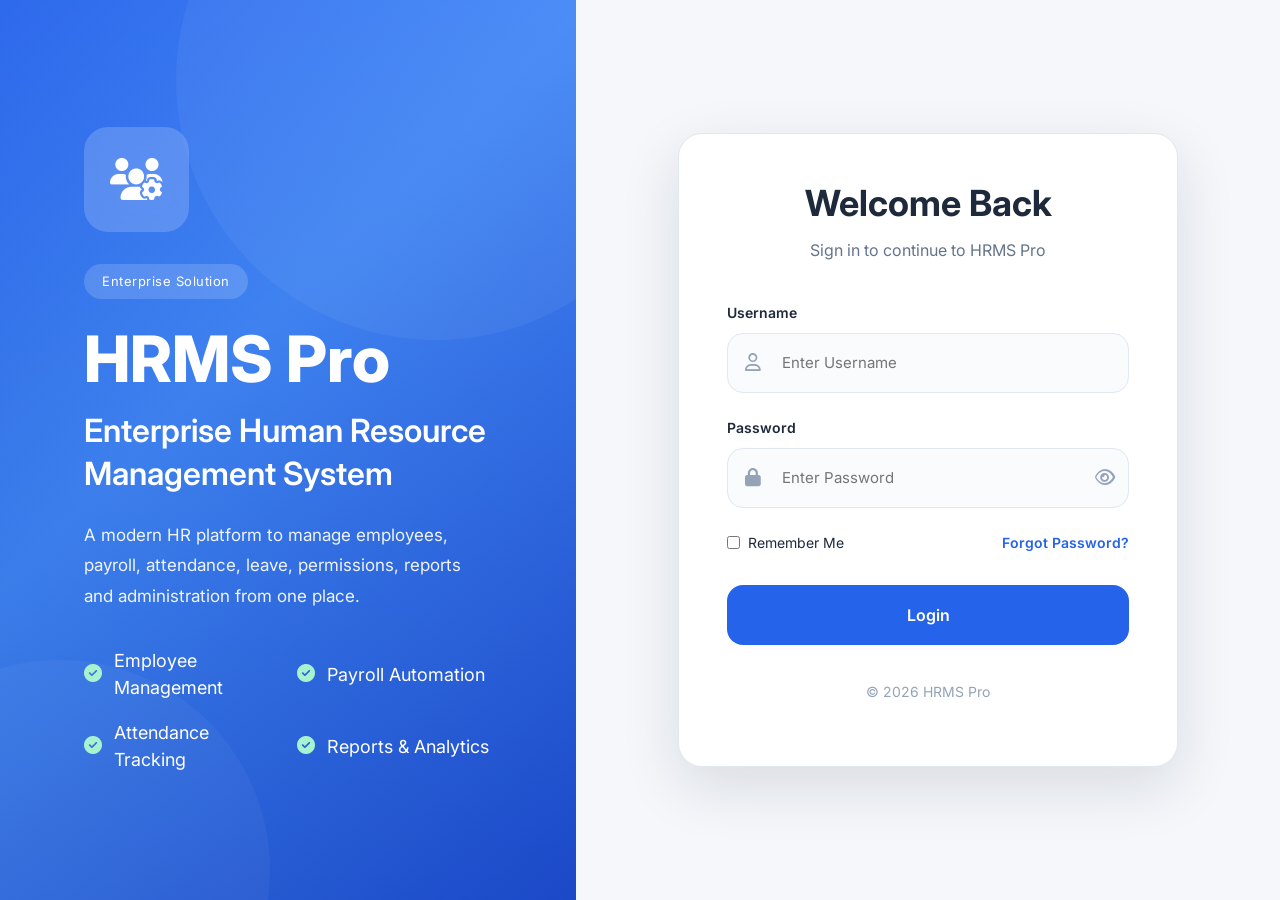
<file: index.html>
<!DOCTYPE html>
<html lang="en">

<head>

    <meta charset="UTF-8">
    <meta name="viewport" content="width=device-width, initial-scale=1.0">

    <title>HRMS Pro | Login</title>

    <!-- Google Font -->

    <link rel="preconnect" href="https://fonts.googleapis.com">

    <link rel="preconnect" href="https://fonts.gstatic.com" crossorigin>

    <link href="https://fonts.googleapis.com/css2?family=Inter:wght@300;400;500;600;700;800&display=swap" rel="stylesheet">

    <!-- Bootstrap -->

    <link href="https://cdn.jsdelivr.net/npm/bootstrap@5.3.3/dist/css/bootstrap.min.css" rel="stylesheet">

    <!-- Font Awesome -->

    <link rel="stylesheet"
        href="https://cdnjs.cloudflare.com/ajax/libs/font-awesome/6.7.2/css/all.min.css">

    <!-- Custom CSS -->

    <link rel="stylesheet" href="assets/css/main.css">

    <link rel="stylesheet" href="assets/css/login.css">

</head>

<body>

<div class="login-wrapper">

    <!-- Left Panel -->

    <section class="brand-panel">

        <div class="brand-overlay"></div>

        <div class="brand-content">

            <div class="brand-logo">

                <i class="fa-solid fa-users-gear"></i>

            </div>

            <span class="brand-badge">

                Enterprise Solution

            </span>

            <h1>

                HRMS Pro

            </h1>

            <h3>

                Enterprise Human Resource Management System

            </h3>

            <p>

                A modern HR platform to manage employees,
                payroll, attendance, leave, permissions,
                reports and administration from one place.

            </p>

            <div class="brand-features">

                <div>

                    <i class="fa-solid fa-circle-check"></i>

                    Employee Management

                </div>

                <div>

                    <i class="fa-solid fa-circle-check"></i>

                    Payroll Automation

                </div>

                <div>

                    <i class="fa-solid fa-circle-check"></i>

                    Attendance Tracking

                </div>

                <div>

                    <i class="fa-solid fa-circle-check"></i>

                    Reports & Analytics

                </div>

            </div>

        </div>

    </section>

    <!-- Right Panel -->

    <section class="login-panel">

        <div class="login-card">

            <div class="login-header">

                <h2>

                    Welcome Back

                </h2>

                <p>

                    Sign in to continue to HRMS Pro

                </p>

            </div>

            <form id="loginForm">

                <!-- Username -->

                <div class="input-group-custom">

                    <label>

                        Username

                    </label>

                    <div class="input-box">

                        <i class="fa-regular fa-user"></i>

                        <input
                            type="text"
                            placeholder="Enter Username"
                            required>

                    </div>

                </div>

                <!-- Password -->

                <div class="input-group-custom">

                    <label>

                        Password

                    </label>

                    <div class="input-box">

                        <i class="fa-solid fa-lock"></i>

                        <input
                            id="password"
                            type="password"
                            placeholder="Enter Password"
                            required>

                        <button
                            type="button"
                            id="togglePassword"
                            class="password-toggle">

                            <i class="fa-regular fa-eye"></i>

                        </button>

                    </div>

                </div>

                <!-- Remember -->

                <div class="login-options">

                    <label class="remember">

                        <input type="checkbox">

                        Remember Me

                    </label>

                    <a href="#">

                        Forgot Password?

                    </a>

                </div>

                <!-- Button -->

                <button
                    class="btn-login"
                    type="submit">

                    Login

                </button>

            </form>

            <div class="login-footer">

                <p>

                    © 2026 HRMS Pro

                </p>

            </div>

        </div>

    </section>

</div>

<script src="assets/js/app.js"></script>

</body>

</html>
</file>
<file: assets/css/main.css>
/*======================================================================
    HRMS PRO DESIGN SYSTEM
    Version : 1.0
    Author  : Anand Srivastava
======================================================================*/

/*======================================================================
    GOOGLE FONT
======================================================================*/

:root{

/*=========================================================
    BRAND COLORS
=========================================================*/

--primary-color:#2563EB;
--primary-hover:#1D4ED8;
--primary-light:#DBEAFE;

--secondary-color:#0F172A;
--secondary-light:#1E293B;

--success-color:#22C55E;
--warning-color:#F59E0B;
--danger-color:#EF4444;

--white:#FFFFFF;
--background:#F5F7FB;
--surface:#FFFFFF;

--border-color:#E2E8F0;

--text-primary:#1E293B;
--text-secondary:#64748B;
--text-light:#94A3B8;


/*=========================================================
    FONT FAMILY
=========================================================*/

--font-family:'Inter',sans-serif;


/*=========================================================
    FONT SIZE
=========================================================*/

--fs-12:12px;
--fs-13:13px;
--fs-14:14px;
--fs-15:15px;
--fs-16:16px;
--fs-18:18px;
--fs-20:20px;
--fs-24:24px;
--fs-28:28px;
--fs-32:32px;
--fs-36:36px;
--fs-40:40px;
--fs-48:48px;


/*=========================================================
    FONT WEIGHT
=========================================================*/

--fw-light:300;
--fw-regular:400;
--fw-medium:500;
--fw-semibold:600;
--fw-bold:700;
--fw-extra-bold:800;


/*=========================================================
    ICON SIZE
=========================================================*/

--icon-14:14px;
--icon-16:16px;
--icon-18:18px;
--icon-20:20px;
--icon-24:24px;
--icon-28:28px;
--icon-32:32px;
--icon-40:40px;


/*=========================================================
    SPACING
=========================================================*/

--space-4:4px;
--space-8:8px;
--space-12:12px;
--space-16:16px;
--space-20:20px;
--space-24:24px;
--space-32:32px;
--space-40:40px;
--space-48:48px;
--space-56:56px;
--space-64:64px;


/*=========================================================
    BORDER RADIUS
=========================================================*/

--radius-6:6px;
--radius-8:8px;
--radius-12:12px;
--radius-16:16px;
--radius-20:20px;
--radius-32:32px;
--radius-round:999px;


/*=========================================================
    SHADOWS
=========================================================*/

--shadow-sm:0 2px 8px rgba(15,23,42,.06);

--shadow-md:0 10px 30px rgba(15,23,42,.08);

--shadow-lg:0 20px 60px rgba(15,23,42,.12);


/*=========================================================
    TRANSITIONS
=========================================================*/

--transition-fast:.2s;

--transition-normal:.3s;

--transition-slow:.5s;


/*=========================================================
    WIDTHS
=========================================================*/

--login-card-width:500px;

--left-panel-width:45%;

--right-panel-width:55%;

--container-width:1400px;


/*=========================================================
    HEIGHTS
=========================================================*/

--input-height:60px;

--button-height:60px;

}


/*======================================================================
    RESET
======================================================================*/

*{

margin:0;

padding:0;

box-sizing:border-box;

}


/*======================================================================
    BODY
======================================================================*/

body{

font-family:var(--font-family);

background:var(--background);

color:var(--text-primary);

font-size:var(--fs-16);

line-height:1.5;

-webkit-font-smoothing:antialiased;

}


/*======================================================================
    LINKS
======================================================================*/

a{

text-decoration:none;

color:inherit;

}


/*======================================================================
    IMAGES
======================================================================*/

img{

max-width:100%;

display:block;

}


/*======================================================================
    BUTTON
======================================================================*/

button{

font-family:inherit;

cursor:pointer;

border:none;

outline:none;

}


/*======================================================================
    INPUT
======================================================================*/

input{

font-family:inherit;

outline:none;

}


/*======================================================================
    LIST
======================================================================*/

ul{

list-style:none;

padding:0;

margin:0;

}
</file>
<file: assets/css/login.css>
/*======================================================================
    LOGIN PAGE
======================================================================*/


/*======================================================================
    PAGE LAYOUT
======================================================================*/

.login-wrapper{

    display:flex;

    min-height:100vh;

    overflow:hidden;

}


/*======================================================================
    LEFT PANEL
======================================================================*/

.brand-panel{

    position:relative;

    width:var(--left-panel-width);

    display:flex;

    align-items:center;

    justify-content:center;

    overflow:hidden;

    background:
    linear-gradient(
    135deg,
    var(--primary-color) 0%,
    #3B82F6 40%,
    #1D4ED8 100%
    );

}


/* Decorative circles */

.brand-panel::before{

    content:"";

    position:absolute;

    width:520px;

    height:520px;

    border-radius:50%;

    background:rgba(255,255,255,.05);

    top:-180px;

    right:-120px;

}

.brand-panel::after{

    content:"";

    position:absolute;

    width:420px;

    height:420px;

    border-radius:50%;

    background:rgba(255,255,255,.04);

    bottom:-180px;

    left:-150px;

}


/* Overlay */

.brand-overlay{

    position:absolute;

    inset:0;

    background:

    linear-gradient(

    rgba(255,255,255,.04),

    rgba(0,0,0,.08)

    );

}


/*======================================================================
    BRAND CONTENT
======================================================================*/

.brand-content{

    position:relative;

    z-index:2;

    max-width:520px;

    color:var(--white);

    padding:var(--space-56);

}


.brand-logo{

    width:105px;

    height:105px;

    border-radius:24px;

    display:flex;

    align-items:center;

    justify-content:center;

    background:rgba(255,255,255,.18);

    backdrop-filter:blur(12px);

    font-size:42px;

    margin-bottom:32px;

}


.brand-badge{

    display:inline-flex;

    align-items:center;

    padding:8px 18px;

    border-radius:999px;

    background:rgba(255,255,255,.16);

    font-size:13px;

    letter-spacing:.5px;

    margin-bottom:28px;

}


.brand-content h1{

    font-size:64px;

    font-weight:800;

    line-height:1;

    margin-bottom:18px;

}


.brand-content h3{

    font-size:32px;

    font-weight:600;

    line-height:1.35;

    margin-bottom:24px;

}


.brand-content p{

    font-size:17px;

    line-height:1.8;

    opacity:.92;

    margin-bottom:36px;

}


/*======================================================================
    FEATURE LIST
======================================================================*/

.brand-features{

    display:grid;

    grid-template-columns:1fr 1fr;

    gap:18px;

}


.brand-features div{

    display:flex;

    align-items:center;

    gap:12px;

    font-size:18px;

}


.brand-features i{

    color:#A7F3D0;

}

/*======================================================================
    RIGHT PANEL
======================================================================*/

.login-panel{

    width:var(--right-panel-width);

    display:flex;

    justify-content:center;

    align-items:center;

    background:var(--background);

    padding:60px;

}


/*======================================================================
    LOGIN CARD
======================================================================*/

.login-card{

    width:var(--login-card-width);

    background:var(--surface);

    border-radius:24px;

    padding:48px;

    box-shadow:var(--shadow-lg);

    border:1px solid var(--border-color);

    transition:var(--transition-normal);

}

.login-card:hover{

    transform:translateY(-6px);

}


/*======================================================================
    HEADER
======================================================================*/

.login-header{

    text-align:center;

    margin-bottom:40px;

}

.login-header h2{

    font-size:36px;

    font-weight:700;

    color:var(--text-primary);

    margin-bottom:12px;

}

.login-header p{

    color:var(--text-secondary);

    font-size:16px;

}


/*======================================================================
    FORM GROUP
======================================================================*/

.input-group-custom{

    margin-bottom:24px;

}

.input-group-custom label{

    display:block;

    margin-bottom:10px;

    font-size:14px;

    font-weight:600;

    color:var(--text-primary);

}


/*======================================================================
    INPUT BOX
======================================================================*/

.input-box{

    position:relative;

}

.input-box i:first-child{

    position:absolute;

    left:18px;

    top:50%;

    transform:translateY(-50%);

    color:var(--text-light);

    font-size:18px;

}

.input-box input{

    width:100%;

    height:var(--input-height);

    border:1px solid var(--border-color);

    border-radius:16px;

    background:#FAFBFD;

    padding-left:54px;

    padding-right:54px;

    font-size:15px;

    transition:var(--transition-normal);

}

.input-box input:focus{

    border-color:var(--primary-color);

    background:white;

    box-shadow:0 0 0 4px rgba(37,99,235,.12);

}


/*======================================================================
    PASSWORD BUTTON
======================================================================*/

.password-toggle{

    position:absolute;

    right:10px;

    top:50%;

    transform:translateY(-50%);

    width:42px;

    height:42px;

    border-radius:12px;

    background:transparent;

    color:var(--text-light);

    transition:var(--transition-fast);

}

.password-toggle:hover{

    background:var(--primary-light);

    color:var(--primary-color);

}


/*======================================================================
    OPTIONS
======================================================================*/

.login-options{

    display:flex;

    justify-content:space-between;

    align-items:center;

    margin-top:10px;

    margin-bottom:32px;

    font-size:14px;

}

.remember{

    display:flex;

    align-items:center;

    gap:8px;

    cursor:pointer;

}

.login-options a{

    color:var(--primary-color);

    font-weight:600;

}

.login-options a:hover{

    text-decoration:underline;

}


/*======================================================================
    LOGIN BUTTON
======================================================================*/

.btn-login{

    width:100%;

    height:var(--button-height);

    border-radius:16px;

    background:var(--primary-color);

    color:white;

    font-size:16px;

    font-weight:600;

    transition:var(--transition-normal);

}

.btn-login:hover{

    background:var(--primary-hover);

    transform:translateY(-2px);

}


/*======================================================================
    FOOTER
======================================================================*/

.login-footer{

    text-align:center;

    margin-top:36px;

    color:var(--text-light);

    font-size:14px;

}
</file>
